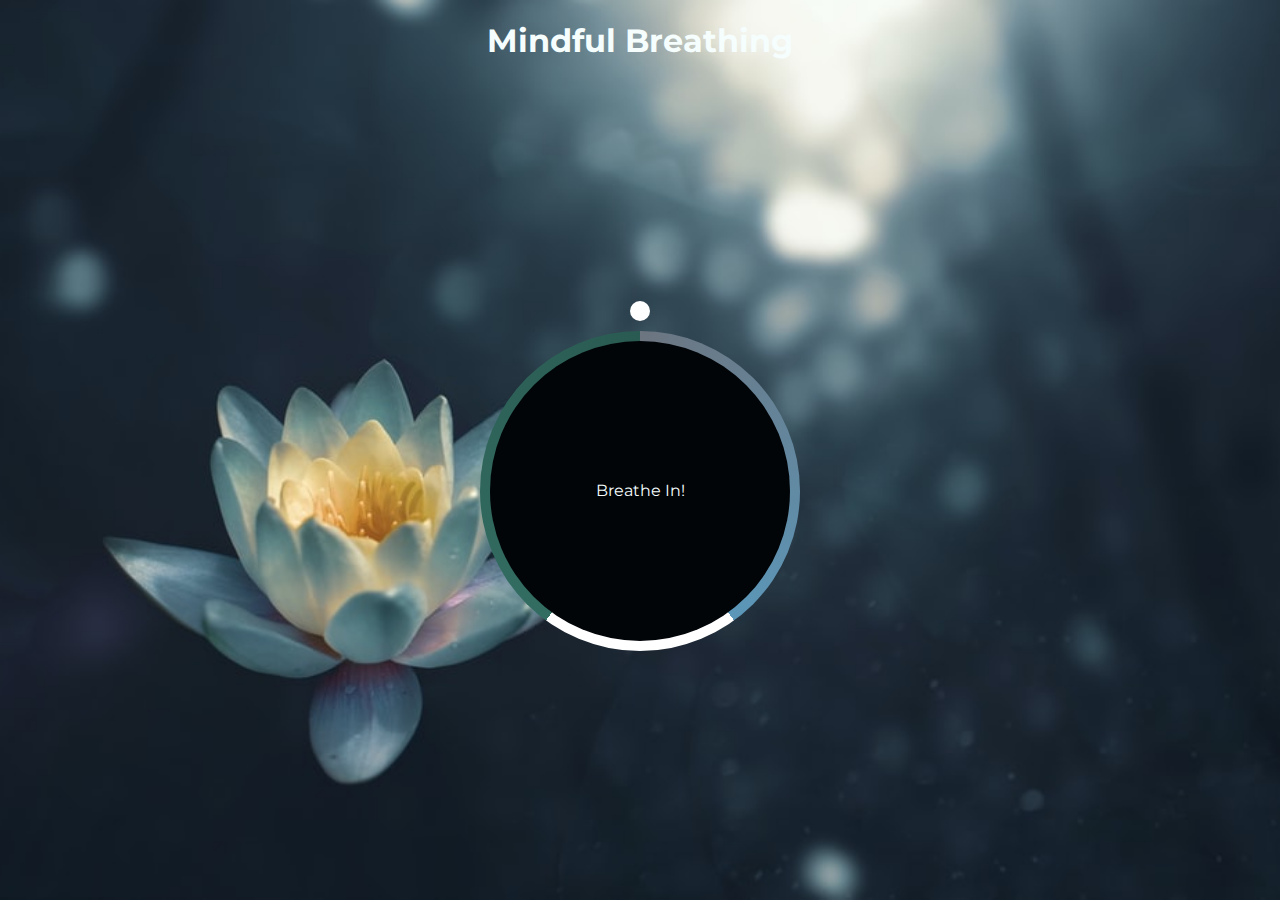
<file: index.html>
<!DOCTYPE html>
<html lang="en">
  <head>
    <meta charset="UTF-8" />
    <meta name="viewport" content="width=device-width, initial-scale=1.0" />
    <meta http-equiv="X-UA-Compatible" content="ie=edge" />
    <link rel="stylesheet" href="style.css" />
    <title> Namaste </title>
  </head>
  <body>
    <h1>Mindful Breathing</h1>

    <div class="container" id="container">
      <div class="circle"></div>

      <p id="text"> Breathe In!</p>

      <div class="pointer-container">
        <span class="pointer"></span>
      </div>

    


      <div class="gradient-circle"></div>
    </div>

    <script src="script.js"></script>
  </body>
</html>
</file>
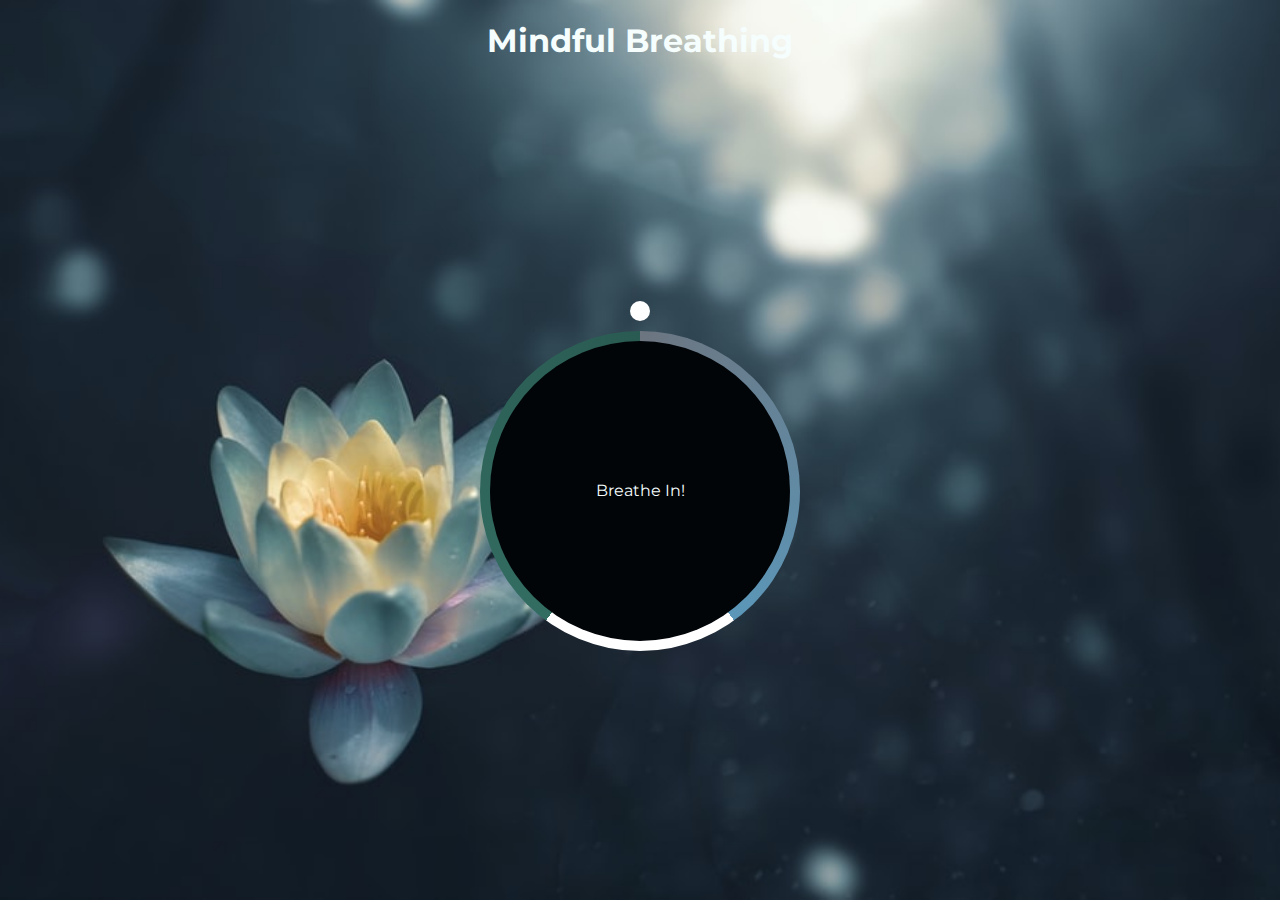
<file: Breathing-App-/index.html>
<!DOCTYPE html>
<html lang="en">
  <head>
    <meta charset="UTF-8" />
    <meta name="viewport" content="width=device-width, initial-scale=1.0" />
    <meta http-equiv="X-UA-Compatible" content="ie=edge" />
    <link rel="stylesheet" href="style.css" />
    <title> Namaste </title>
  </head>
  <body>
    <h1>Mindful Breathing</h1>

    <div class="container" id="container">
      <div class="circle"></div>

      <p id="text"> Breathe In!</p>

      <div class="pointer-container">
        <span class="pointer"></span>
      </div>

    


      <div class="gradient-circle"></div>
    </div>

    <script src="script.js"></script>
  </body>
</html>
</file>
<file: style.css>
@import url('https://fonts.googleapis.com/css2?family=Montserrat:wght@500&display=swap');

* {
	box-sizing: border-box;
}

body {
	background: #031e30 url('./img/bg.jpg') no-repeat center center/cover;
	color: rgb(245, 253, 253);
	font-family: 'Montserrat', sans-serif;
	min-height: 100vh;
	overflow: hidden;
	display: flex;
	flex-direction: column;
	align-items: center;
	margin: 0;
}

.container {
	display: flex;
	align-items: center;
	justify-content: center;
	margin: auto;
	height: 300px;
	width: 300px;
	position: relative;
	transform: scale(1);
}

.circle {
	background-color: #010508;
	height: 100%;
	width: 100%;
	border-radius: 50%;
	position: absolute;
	top: 0;
	left: 0;
	z-index: -1;
}

.gradient-circle {
	background: conic-gradient(#6c7580 0%, #5b97b9 40%, #fff 40%, #fff 60%, #336d62 60%, #2a5b52 100%);

	height: 320px;
	width: 320px;
	z-index: -2;
	border-radius: 50%;
	position: absolute;
	top: -10px;
	left: -10px;
}

.pointer {
	background-color: #fff;
	border-radius: 50%;
	height: 20px;
	width: 20px;
	display: block;
}

.pointer-container {
	position: absolute;
	top: -40px;
	left: 140px;
	width: 20px;
	height: 190px;
	animation: rotate 7.5s linear forwards infinite;
	transform-origin: bottom center;
}

@keyframes rotate {
	from {
		transform: rotate(0deg);
	}

	to {
		transform: rotate(360deg);
	}
}

.container.grow {
	animation: grow 3s linear forwards;
}

@keyframes grow {
	from {
		transform: scale(1);
	}

	to {
		transform: scale(1.2);
	}
}

.container.shrink {
	animation: shrink 3s linear forwards;
}

@keyframes shrink {
	from {
		transform: scale(1.2);
	}

	to {
		transform: scale(1);
	}
}
</file>
<file: Breathing-App-/style.css>
@import url('https://fonts.googleapis.com/css2?family=Montserrat:wght@500&display=swap');

* {
	box-sizing: border-box;
}

body {
	background: #031e30 url('./img/bg.jpg') no-repeat center center/cover;
	color: rgb(245, 253, 253);
	font-family: 'Montserrat', sans-serif;
	min-height: 100vh;
	overflow: hidden;
	display: flex;
	flex-direction: column;
	align-items: center;
	margin: 0;
}

.container {
	display: flex;
	align-items: center;
	justify-content: center;
	margin: auto;
	height: 300px;
	width: 300px;
	position: relative;
	transform: scale(1);
}

.circle {
	background-color: #010508;
	height: 100%;
	width: 100%;
	border-radius: 50%;
	position: absolute;
	top: 0;
	left: 0;
	z-index: -1;
}

.gradient-circle {
	background: conic-gradient(#6c7580 0%, #5b97b9 40%, #fff 40%, #fff 60%, #336d62 60%, #2a5b52 100%);

	height: 320px;
	width: 320px;
	z-index: -2;
	border-radius: 50%;
	position: absolute;
	top: -10px;
	left: -10px;
}

.pointer {
	background-color: #fff;
	border-radius: 50%;
	height: 20px;
	width: 20px;
	display: block;
}

.pointer-container {
	position: absolute;
	top: -40px;
	left: 140px;
	width: 20px;
	height: 190px;
	animation: rotate 7.5s linear forwards infinite;
	transform-origin: bottom center;
}

@keyframes rotate {
	from {
		transform: rotate(0deg);
	}

	to {
		transform: rotate(360deg);
	}
}

.container.grow {
	animation: grow 3s linear forwards;
}

@keyframes grow {
	from {
		transform: scale(1);
	}

	to {
		transform: scale(1.2);
	}
}

.container.shrink {
	animation: shrink 3s linear forwards;
}

@keyframes shrink {
	from {
		transform: scale(1.2);
	}

	to {
		transform: scale(1);
	}
}
</file>
